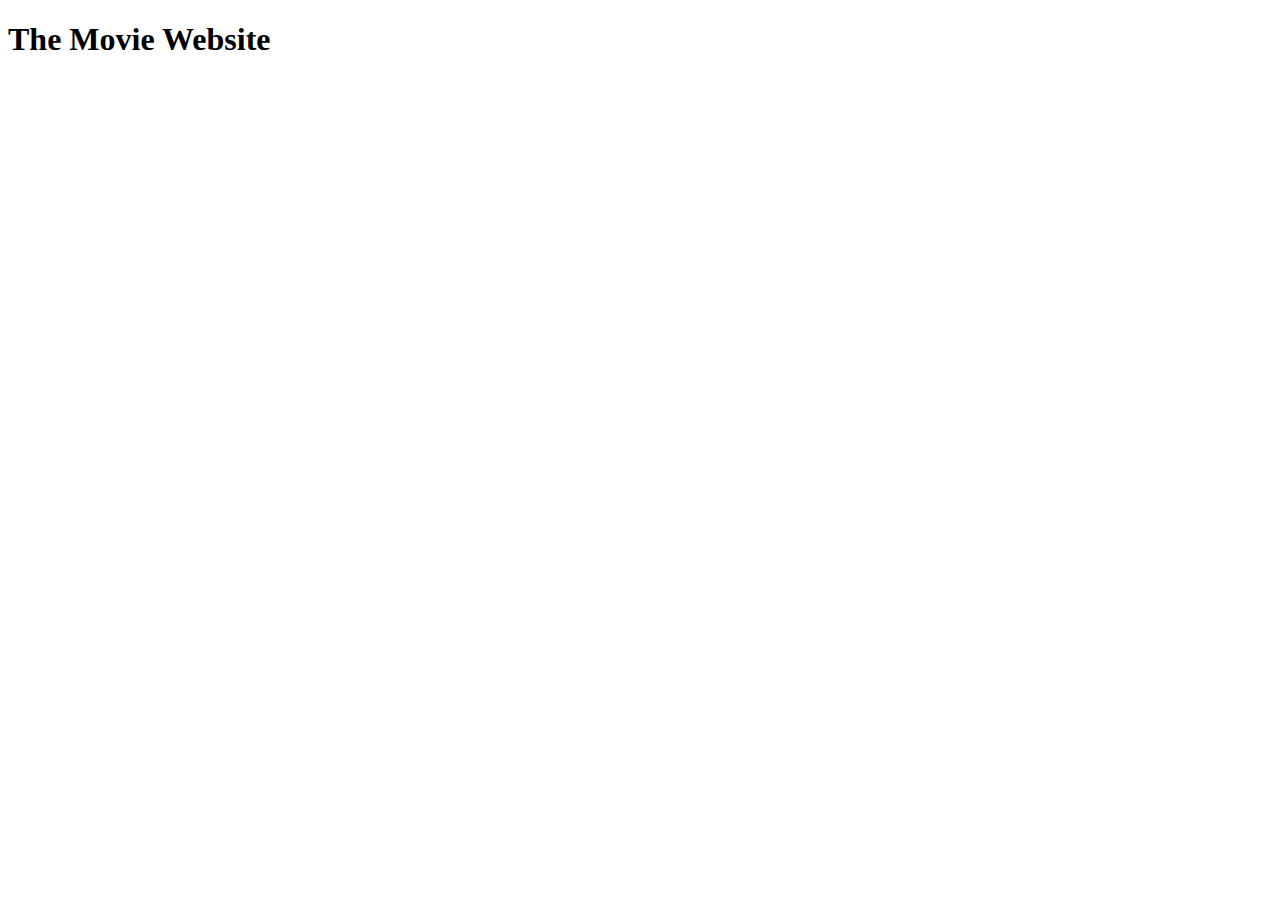
<file: movie/index.html>
<!DOCTYPE html>
<html lang="en">

<head>
    <meta charset="UTF-8">
    <meta name="viewport" content="width=device-width, initial-scale=1.0">
    <title>The Movie Website</title>
</head>

<body>

    <h1>The Movie Website</h1>
    <div id="discover-movies"></div>


    <script src="./movie.js"></script>

</body>

</html>
</file>
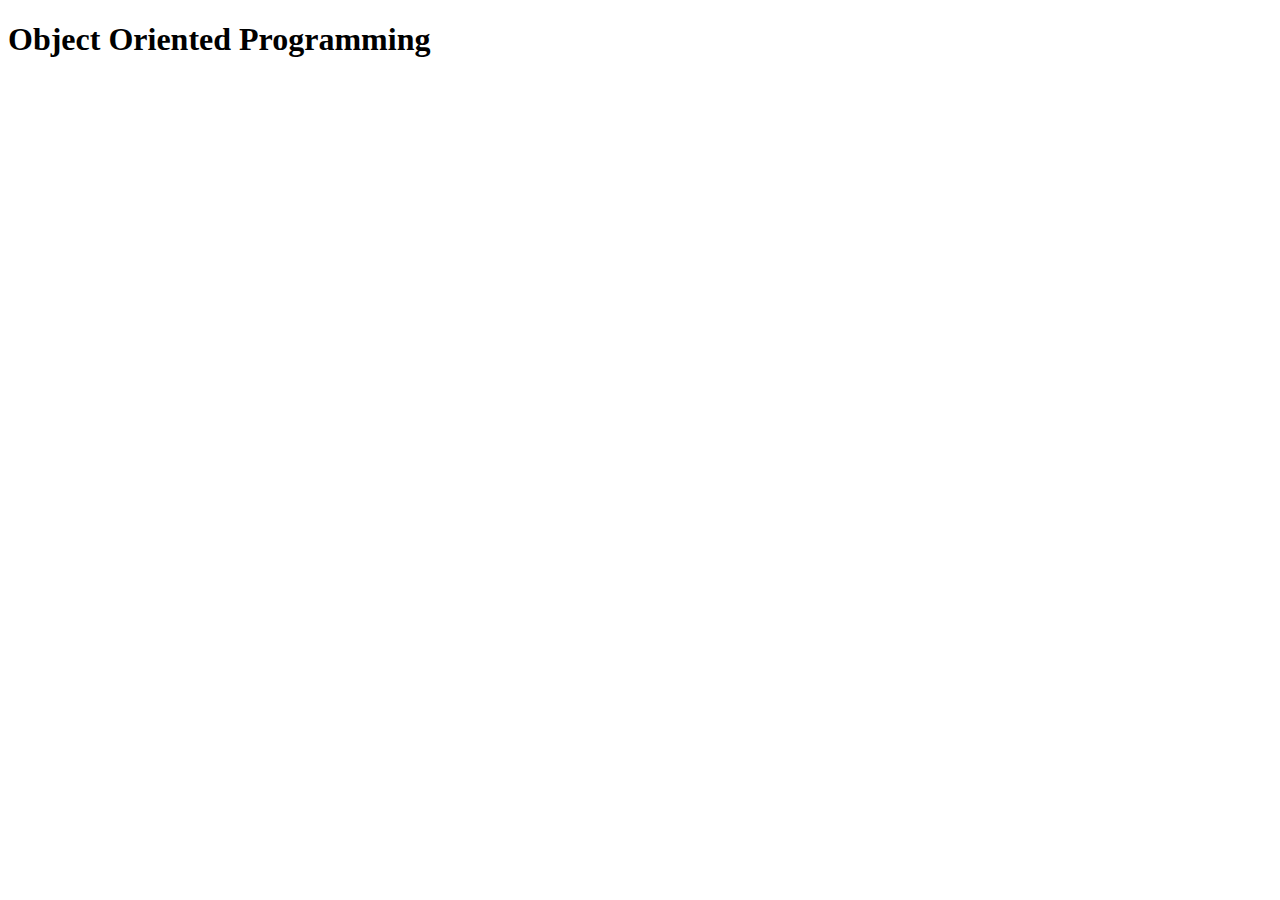
<file: oop/index.html>
<!DOCTYPE html>
<html lang="en">

<head>
    <meta charset="UTF-8">
    <meta name="viewport" content="width=device-width, initial-scale=1.0">
    <title>Object-Oriented Programming</title>
</head>

<body>
    <h1>Object Oriented Programming</h1>

    <script src="./script.js"></script>
</body>

</html>
</file>
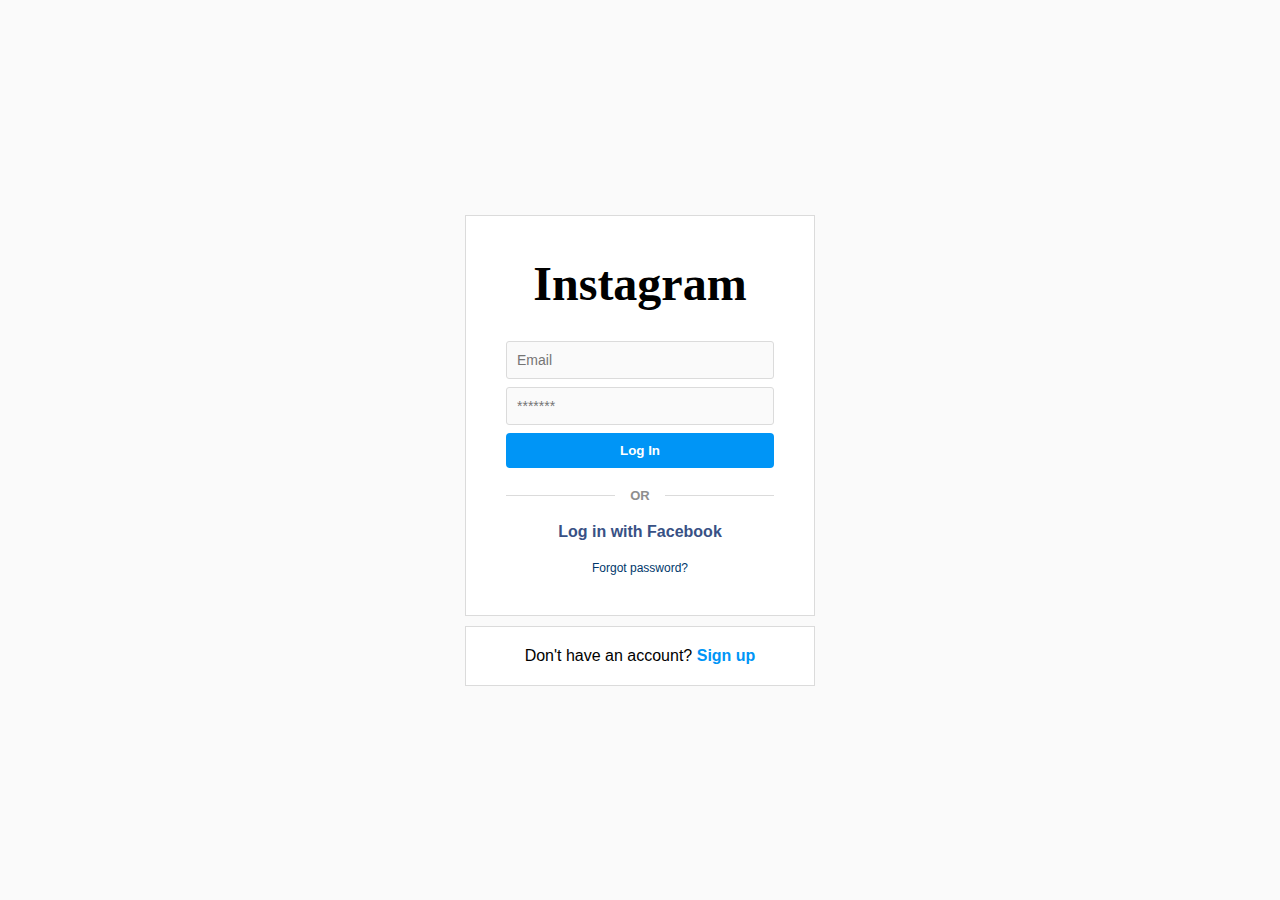
<file: instagram/login.html>
<!DOCTYPE html>
<html lang="en">

<head>
    <meta charset="UTF-8">
    <meta name="viewport" content="width=device-width, initial-scale=1.0">
    <title>Login | Instagram</title>
    <link rel="stylesheet" href="./styles/login.css">
    <link rel="stylesheet" href="./styles/global.css">
</head>

<body>
    <div class="container">
        <div class="form-box">
            <h1 class="logo">Instagram</h1>

            <form id="login-form">
                <input type="email" placeholder="Email" id="email">
                <input type="password" placeholder="*******" id="password">
                <button type="submit" id="login-btn">Log In</button>
            </form>
            <p id="error-message"></p>

            <div class="divider">
                <span></span>
                <p>OR</p>
                <span></span>
            </div>

            <a href="#" class="fb-login">Log in with Facebook</a>
            <a href="#" class="forgot">Forgot password?</a>
        </div>

        <div class="signup-box">
            <p>Don't have an account? <a href="../instagram/signup.html">Sign up</a></p>
        </div>
    </div>


    <script src="./scripts/login.js"></script>
</body>

</html>
</file>
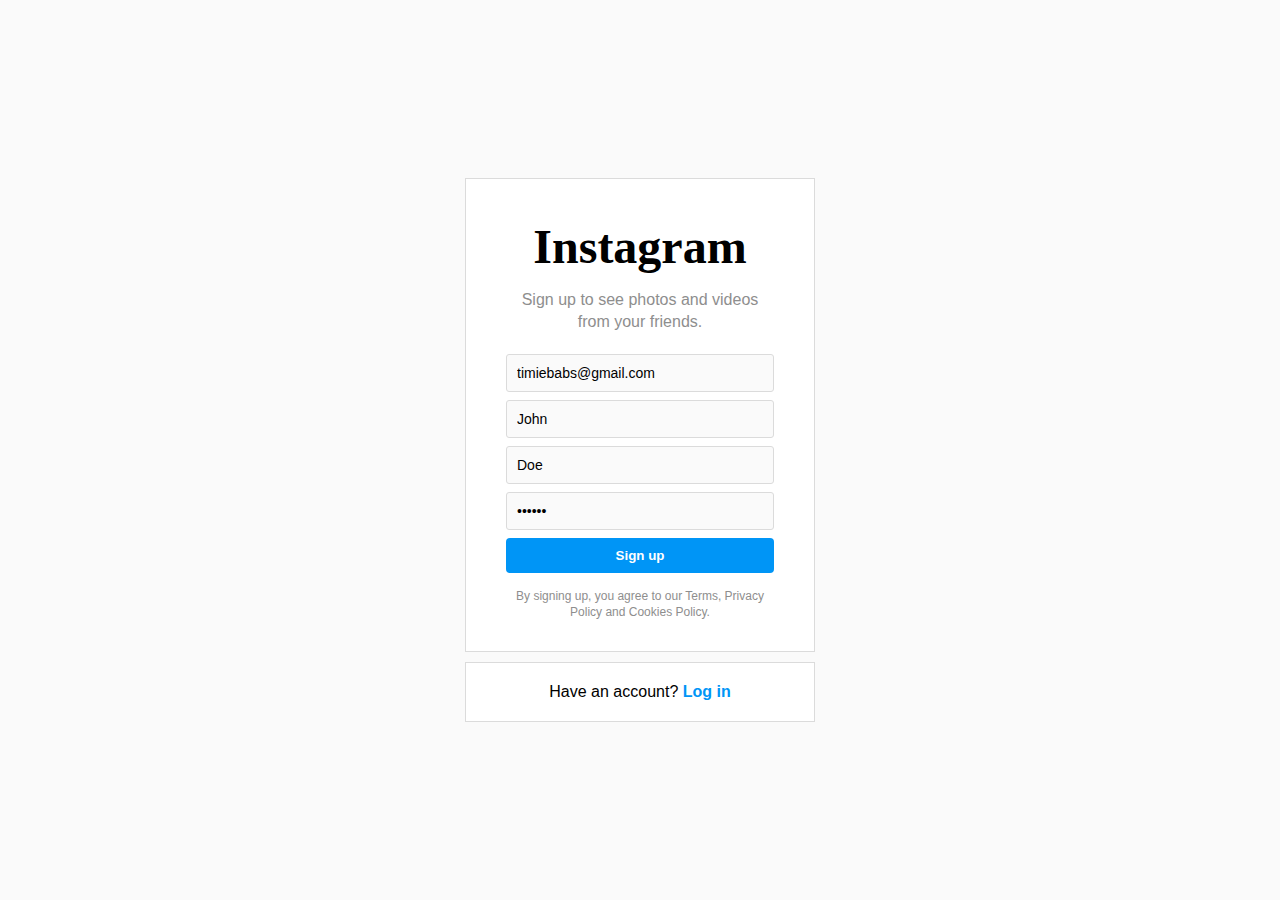
<file: instagram/signup.html>
<!DOCTYPE html>
<html lang="en">

<head>
    <meta charset="UTF-8">
    <meta name="viewport" content="width=device-width, initial-scale=1.0">
    <title>Sign | Instagram</title>
    <link rel="stylesheet" href="./styles/signup.css">
    <link rel="stylesheet" href="./styles/global.css">
</head>

<body>
    <div class="container">
        <div class="form-box">
            <h1 class="logo">Instagram</h1>
            <p class="subtitle">Sign up to see photos and videos from your friends.</p>

            <form id="signup-form">
                <input id="email" type="email" placeholder="Email" value="timiebabs@gmail.com">
                <input id="firstName" type="text" placeholder="First name" value="John">
                <input id="lastName" type="text" placeholder="Last name" value="Doe">
                <input id="password" type="password" placeholder="Password" value="123456">
                <button id="signup-btn">Sign up</button>
            </form>
            <p id="error-message">

            </p>

            <p class="terms" id="test">
                By signing up, you agree to our Terms, Privacy Policy and Cookies Policy.
            </p>
        </div>

        <div class="login-box">
            <p>Have an account? <a href="./login.html">Log in</a></p>
        </div>
    </div>

    <script src="./scripts/signup.js"></script>
</body>

</html>
</file>
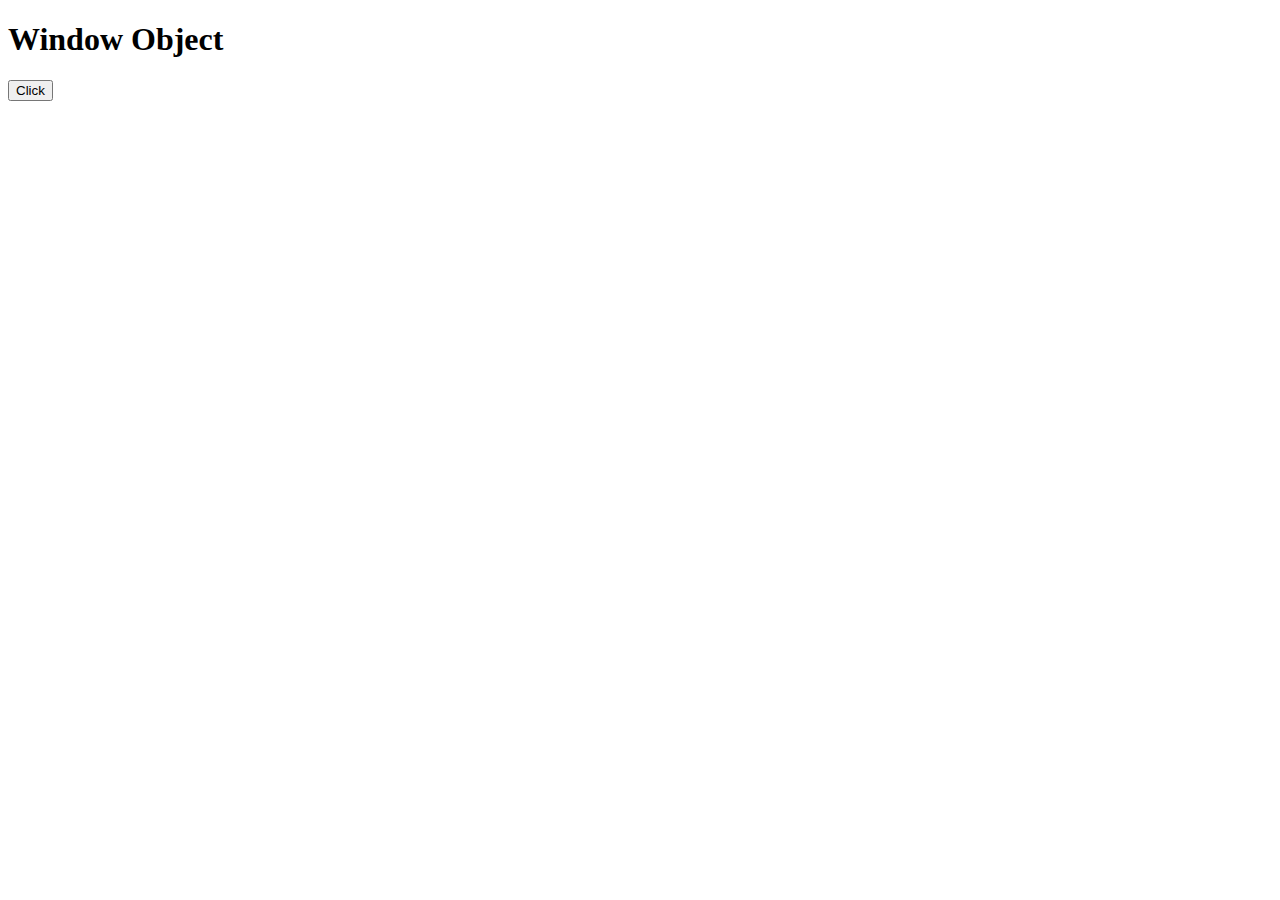
<file: window_object/window.html>
<!DOCTYPE html>
<html lang="en">

<head>
    <meta charset="UTF-8">
    <meta name="viewport" content="width=device-width, initial-scale=1.0">
    <title>Window Object</title>
</head>

<body>
    <h1>Window Object</h1>

    <button id="click">Click</button>
</body>


<script>
    const btnEl = document.getElementById("click")
    const params = new URLSearchParams(window.location.search)



    // location
    // console.log(window.location.href)
    // console.log(window.location.host)
    // console.log(window.location.hostname)
    // console.log(window.location.pathname)
    // console.log(window.location.port)
    // console.log(window.location.protocol)

    // btnEl.addEventListener("click", () => {
    //     // window.location.reload()
    //     // window.location.href = "https://google.com"
    // })

</script>

</html>
</file>
<file: instagram/styles/global.css>
#error-message {
  font-size: 12px;
  margin-top: .5rem;
  color: red;
}

button:disabled,
button:disabled:hover {
  background-color: #0094f65d;
  cursor: not-allowed;
}
</file>
<file: instagram/styles/login.css>
/* Reset & Base */
* {
  margin: 0;
  padding: 0;
  box-sizing: border-box;
}

body {
  font-family: Arial, sans-serif;
  background-color: #fafafa;
  display: flex;
  justify-content: center;
  align-items: center;
  min-height: 100vh;
}

/* Container */
.container {
  width: 100%;
  max-width: 350px;
}

/* Form box */
.form-box {
  background-color: #fff;
  border: 1px solid #dbdbdb;
  padding: 40px;
  text-align: center;
  margin-bottom: 10px;
}

.logo {
  font-family: 'Billabong', cursive; /* Instagram-like style */
  font-size: 48px;
  margin-bottom: 30px;
}

form {
  display: flex;
  flex-direction: column;
}

form input {
  margin-bottom: 8px;
  padding: 10px;
  font-size: 14px;
  border: 1px solid #dbdbdb;
  border-radius: 3px;
  background-color: #fafafa;
}

form button {
  background-color: #0095f6;
  color: #fff;
  font-weight: bold;
  padding: 10px;
  border: none;
  border-radius: 4px;
  cursor: pointer;
}

form button:hover {
  background-color: #1877f2;
}

/* Divider */
.divider {
  display: flex;
  align-items: center;
  margin: 20px 0;
}

.divider span {
  flex: 1;
  height: 1px;
  background-color: #dbdbdb;
}

.divider p {
  margin: 0 15px;
  font-size: 13px;
  color: #8e8e8e;
  font-weight: bold;
}

/* Facebook login */
.fb-login {
  display: block;
  margin-top: 10px;
  color: #385185;
  font-weight: bold;
  text-decoration: none;
}

.forgot {
  display: block;
  margin-top: 20px;
  font-size: 12px;
  color: #00376b;
  text-decoration: none;
}

/* Signup box */
.signup-box {
  background-color: #fff;
  border: 1px solid #dbdbdb;
  padding: 20px;
  text-align: center;
}

.signup-box a {
  color: #0095f6;
  font-weight: bold;
  text-decoration: none;
}
</file>
<file: instagram/styles/signup.css>
/* Reset and font */
* {
  margin: 0;
  padding: 0;
  box-sizing: border-box;
}

body {
  font-family: Arial, sans-serif;
  background-color: #fafafa;
  display: flex;
  justify-content: center;
  align-items: center;
  min-height: 100vh;
}

/* Container */
.container {
  width: 100%;
  max-width: 350px;
}

/* Signup form box */
.form-box {
  background-color: #fff;
  border: 1px solid #dbdbdb;
  padding: 40px 40px 30px;
  margin-bottom: 10px;
  text-align: center;
}

.logo {
  font-family: 'Billabong', cursive;
  /* Instagram’s signature style */
  font-size: 48px;
  margin-bottom: 15px;
}

.subtitle {
  color: #8e8e8e;
  font-size: 16px;
  margin-bottom: 20px;
  line-height: 1.4;
}

form {
  display: flex;
  flex-direction: column;
}

form input {
  margin-bottom: 8px;
  padding: 10px;
  font-size: 14px;
  border: 1px solid #dbdbdb;
  border-radius: 3px;
  background-color: #fafafa;
}

form button {
  background-color: #0095f6;
  color: #fff;
  font-weight: bold;
  padding: 10px;
  border: none;
  border-radius: 4px;
  cursor: pointer;
}

form button:hover {
  background-color: #1877f2;
}

/* Terms */
.terms {
  font-size: 12px;
  color: #8e8e8e;
  margin-top: 15px;
  line-height: 1.4;
}

/* Login box */
.login-box {
  background-color: #fff;
  border: 1px solid #dbdbdb;
  padding: 20px;
  text-align: center;
}

.login-box a {
  color: #0095f6;
  font-weight: bold;
  text-decoration: none;
}
</file>
